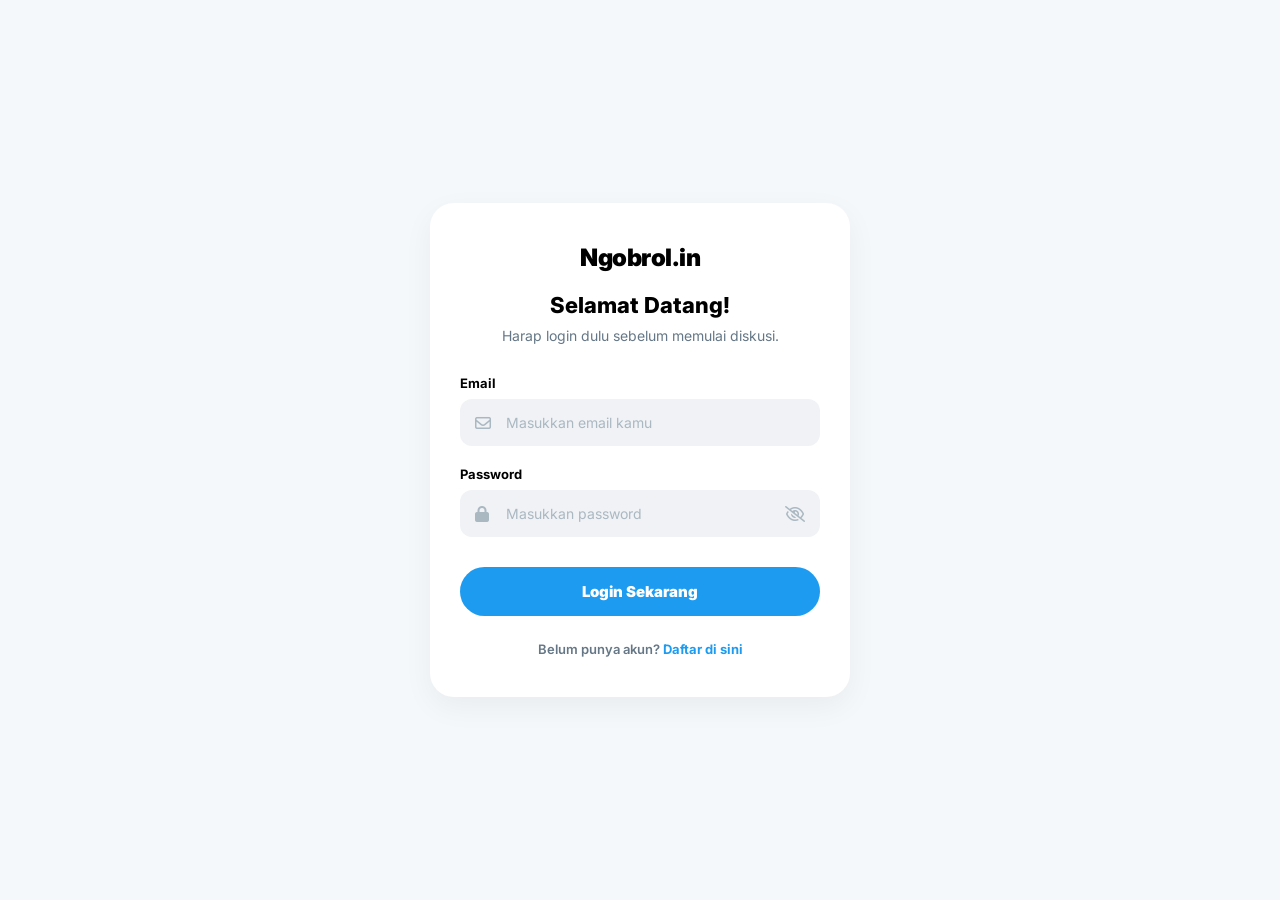
<file: index.html>
<!DOCTYPE html>
<html lang="id">
<head>
  <meta charset="UTF-8">
  <meta name="viewport" content="width=device-width, initial-scale=1.0">
  <title>Login - Ngobrol.in</title>
  <link rel="stylesheet" href="style.css">
  <link rel="stylesheet" href="https://cdnjs.cloudflare.com/ajax/libs/font-awesome/6.0.0/css/all.min.css">
  <link href="https://fonts.googleapis.com/css2?family=Inter:wght@400;600;800;900&display=swap" rel="stylesheet">
</head>
<body>

  <div class="auth-wrapper">
    <div class="auth-card">

      <div class="auth-header">
        <h1 class="app-brand">Ngobrol.in</h1>
        <h2 class="title">Selamat Datang!</h2>
        <p class="subtitle">Harap login dulu sebelum memulai diskusi.</p>
      </div>

      <form onsubmit="event.preventDefault(); window.location.href='irenerv.html';">

        <div class="form-group">
          <label>Email</label>
          <div class="input-container">
            <i class="fa-regular fa-envelope input-icon"></i>
            <input type="email" placeholder="Masukkan email kamu" required>
          </div>
        </div>

        <div class="form-group">
          <label>Password</label>
          <div class="input-container">
            <i class="fa-solid fa-lock input-icon"></i>
            <input type="password" class="has-suffix" placeholder="Masukkan password" required>
            <i class="fa-regular fa-eye-slash suffix-icon"></i>
          </div>
        </div>

        <button type="submit" class="btn-auth">Login Sekarang</button>

      </form>

      <div class="auth-footer">
        <p>Belum punya akun? <a href="regis.html">Daftar di sini</a></p>
        
      </div>

    </div>
  </div>

</body>
</html>
</file>
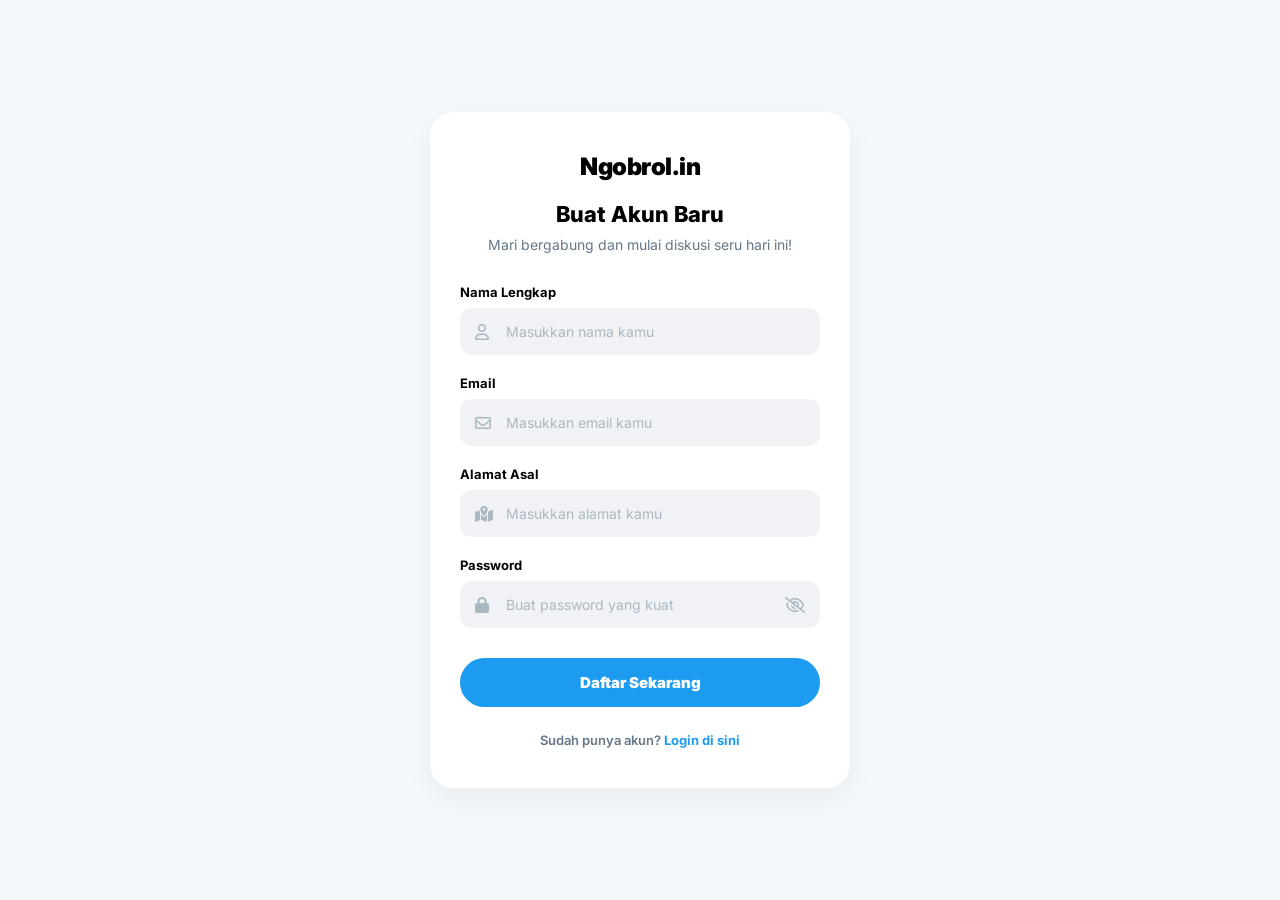
<file: regis.html>
<!DOCTYPE html>
<html lang="id">
<head>
  <meta charset="UTF-8">
  <meta name="viewport" content="width=device-width, initial-scale=1.0">
  <title>Register - Ngobrol.in</title>
  <link rel="stylesheet" href="style.css">
  <link rel="stylesheet" href="https://cdnjs.cloudflare.com/ajax/libs/font-awesome/6.0.0/css/all.min.css">
  <link href="https://fonts.googleapis.com/css2?family=Inter:wght@400;600;800;900&display=swap" rel="stylesheet">
</head>
<body>

  <div class="auth-wrapper">
    <div class="auth-card">

      <div class="auth-header">
        <h1 class="app-brand">Ngobrol.in</h1>
        <h2 class="title">Buat Akun Baru</h2>
        <p class="subtitle">Mari bergabung dan mulai diskusi seru hari ini!</p>
      </div>

      <form onsubmit="event.preventDefault(); window.location.href='index.html';">
        
        <div class="form-group">
          <label>Nama Lengkap</label>
          <div class="input-container">
            <i class="fa-regular fa-user input-icon"></i>
            <input type="text" placeholder="Masukkan nama kamu" required>
          </div>
        </div>

        <div class="form-group">
          <label>Email</label>
          <div class="input-container">
            <i class="fa-regular fa-envelope input-icon"></i>
            <input type="email" placeholder="Masukkan email kamu" required>
          </div>
        </div>

        <div class="form-group">
          <label>Alamat Asal</label>
          <div class="input-container">
            <i class="fa-solid fa-map-location-dot input-icon"></i>
            <input type="text" placeholder="Masukkan alamat kamu" required>
          </div>
        </div>

        <div class="form-group">
          <label>Password</label>
          <div class="input-container">
            <i class="fa-solid fa-lock input-icon"></i>
            <input type="password" class="has-suffix" placeholder="Buat password yang kuat" required>
            <i class="fa-regular fa-eye-slash suffix-icon"></i>
          </div>
        </div>

        <button type="submit" class="btn-auth">Daftar Sekarang</button>

      </form>

      <div class="auth-footer">
        <p>Sudah punya akun? <a href="index.html">Login di sini</a></p>
      </div>

    </div>
  </div>

</body>
</html>
</file>
<file: style.css>
/* =========================================
   RESET & FONT DASAR
========================================= */
* {
  box-sizing: border-box;
  margin: 0;
  padding: 0;
}

body {
  font-family: 'Inter', sans-serif;
  background-color: #f5f8fa; /* Warna latar kebiruan sangat muda khas Ngobrol.in */
  color: #333;
  display: flex;
  justify-content: center;
  align-items: center;
  min-height: 100vh; /* Memastikan kotak selalu di tengah layar */
  padding: 20px 0; /* Memberi ruang atas bawah saat di-scroll di HP */
}

a {
  text-decoration: none;
  color: #1d9bf0; /* Warna biru link */
  font-weight: bold;
  transition: color 0.2s;
}

a:hover {
  color: #0c7abf;
}

/* =========================================
   KOTAK AUTH (LOGIN & REGISTER)
========================================= */
.auth-wrapper {
  width: 100%;
  padding: 20px;
  display: flex;
  justify-content: center;
}

.auth-card {
  background-color: #ffffff;
  width: 100%;
  max-width: 420px; /* Ukuran pas untuk HP dan elegan di Desktop */
  padding: 40px 30px;
  border-radius: 24px; /* Lengkungan sangat mulus */
  box-shadow: 0 10px 30px rgba(0, 0, 0, 0.05); /* Bayangan halus kekinian */
}

/* =========================================
   HEADER AUTH
========================================= */
.auth-header {
  text-align: center;
  margin-bottom: 30px;
}

.app-brand {
  font-weight: 900;
  font-size: 24px;
  color: #000;
  margin-bottom: 20px;
  letter-spacing: -0.5px;
}

.title {
  font-weight: 800;
  font-size: 22px;
  color: #000;
  margin-bottom: 8px;
}

.subtitle {
  font-size: 14px;
  color: #657786;
  line-height: 1.4;
  padding: 0 10px;
}

/* =========================================
   FORM INPUT
========================================= */
.form-group {
  margin-bottom: 20px;
}

.form-group label {
  display: block;
  font-size: 13px;
  font-weight: bold;
  color: #000;
  margin-bottom: 8px;
}

.input-container {
  position: relative;
  display: flex;
  align-items: center;
}

/* Ikon di sebelah Kiri (Prefix) */
.input-icon {
  position: absolute;
  left: 15px;
  color: #aab8c2;
  font-size: 16px;
}

/* Ikon di sebelah Kanan (Suffix, contoh: Mata Password) */
.suffix-icon {
  position: absolute;
  right: 15px;
  color: #aab8c2;
  font-size: 16px;
  cursor: pointer;
  transition: color 0.2s;
}

.suffix-icon:hover {
  color: #1d9bf0;
}

.input-container input {
  width: 100%;
  background-color: #f0f2f5; /* Latar input abu-abu muda */
  border: 1px solid transparent;
  padding: 14px 15px 14px 45px; /* Padding kiri lebih besar untuk ikon */
  border-radius: 12px;
  font-family: 'Inter', sans-serif;
  font-size: 14px;
  color: #000;
  transition: all 0.2s ease;
  outline: none;
}

/* Jika input punya ikon di kanan, tambah ruang kosong di kanannya */
.input-container input.has-suffix {
  padding-right: 45px;
}

.input-container input::placeholder {
  color: #aab8c2;
}

/* Efek saat input diklik/mengetik */
.input-container input:focus {
  background-color: #ffffff;
  border: 1px solid #1d9bf0;
  box-shadow: 0 0 0 4px rgba(29, 155, 240, 0.1); /* Glow biru */
}

/* =========================================
   TOMBOL AUTH
========================================= */
.btn-auth {
  width: 100%;
  background-color: #1d9bf0; /* Warna biru utama Ngobrol.in */
  color: #ffffff;
  border: none;
  padding: 15px;
  border-radius: 30px; /* Bentuk Kapsul/Pill */
  font-family: 'Inter', sans-serif;
  font-weight: 900;
  font-size: 15px;
  cursor: pointer;
  margin-top: 10px;
  margin-bottom: 25px;
  transition: background-color 0.2s, transform 0.1s;
}

.btn-auth:hover {
  background-color: #1a8cd8;
}

.btn-auth:active {
  transform: scale(0.98); /* Efek membal saat ditekan */
}

/* =========================================
   FOOTER LINK
========================================= */
.auth-footer {
  text-align: center;
  display: flex;
  flex-direction: column;
  gap: 12px;
}

.auth-footer p {
  font-size: 13px;
  color: #657786;
  font-weight: 600;
}

/* =========================================
   RESPONSIVE (UNTUK HP)
========================================= */
@media (max-width: 480px) {
  .auth-wrapper {
    padding: 15px; /* Mengurangi ruang kosong di layar sempit */
  }

  .auth-card {
    padding: 30px 20px; /* Mengurangi padding dalam kotak agar form tidak terlalu kurus */
    border-radius: 20px;
  }

  .app-brand {
    font-size: 22px;
    margin-bottom: 15px;
  }

  .title {
    font-size: 20px;
  }

  .subtitle {
    font-size: 13px;
    padding: 0;
  }

  .input-container input {
    padding: 12px 15px 12px 40px; /* Disesuaikan agar pas di layar kecil */
    font-size: 13px;
  }

  .input-icon {
    left: 12px;
    font-size: 14px;
  }
  
  .suffix-icon {
    right: 12px;
    font-size: 14px;
  }

  .btn-auth {
    padding: 14px;
    font-size: 14px;
  }
}
</file>
